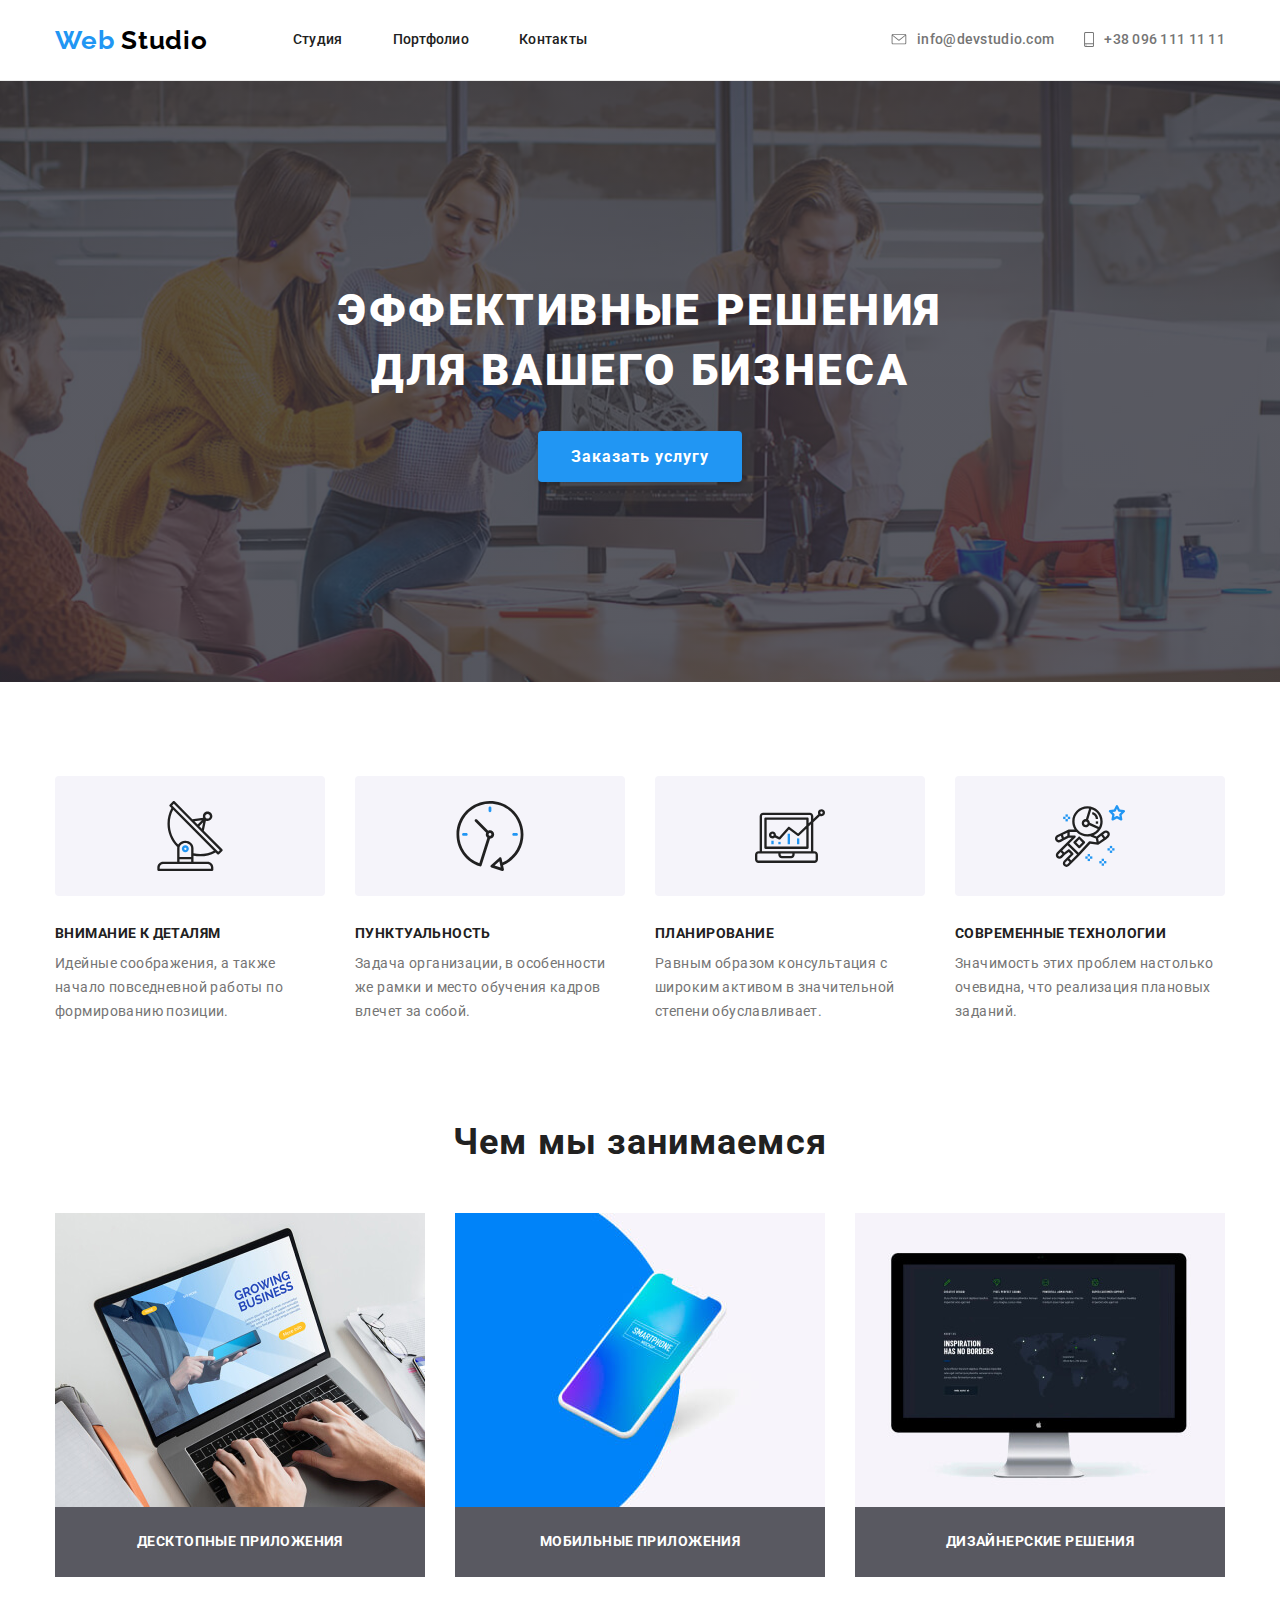
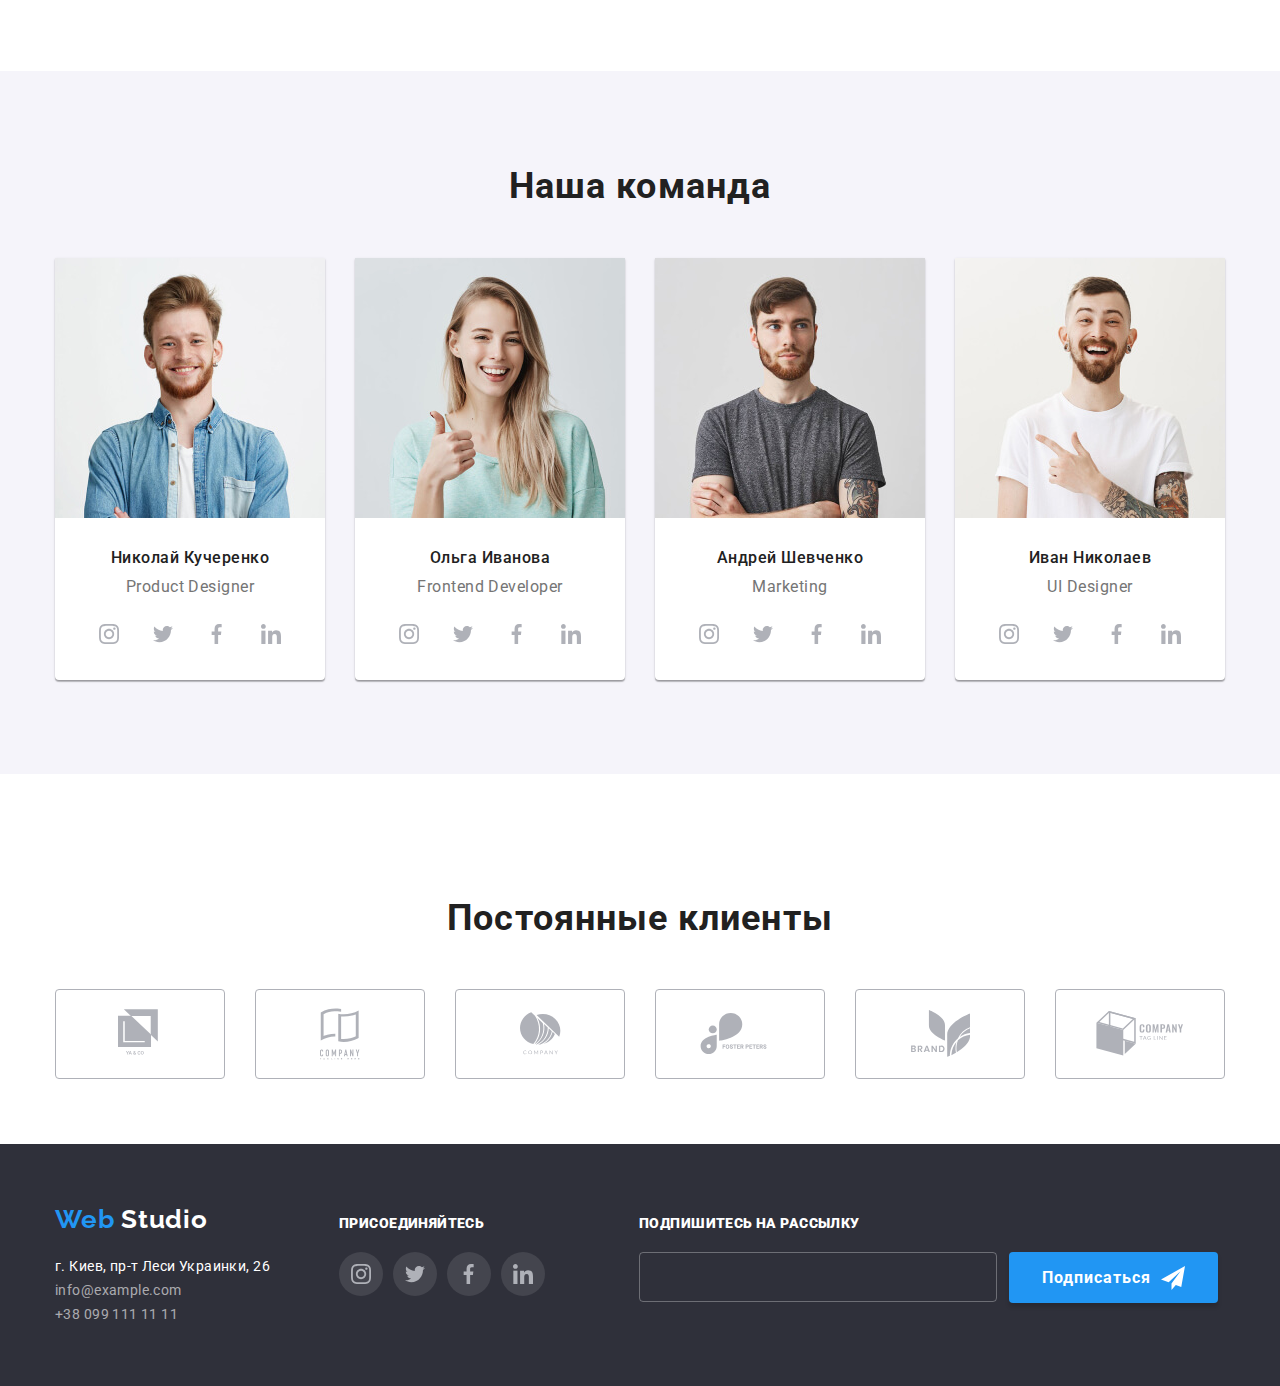
<file: index.html>
<!DOCTYPE html>
<html lang="ru">
<head>
    <meta charset="UTF-8">
    <meta name="viewport" content="width=device-width, initial-scale=1.0">
    <title>Домашнее задание №4</title>
    <link href="https://fonts.googleapis.com/css2?family=Raleway:wght@700&family=Roboto:wght@400;500;700;900&display=swap" rel="stylesheet">
    <link rel="stylesheet" href="./css/normalize.css">
    <link rel="stylesheet" href="./css/styles.css">
</head>
<body>

    <!-- Шапка сайта -->
    
    <header class="header">
        <div class="container">
            <nav class="navigation">
                <a class="logotype link" href="./index.html" aria-label="Логотип" lang="en">
                    <span class="part">Web </span>Studio
                </a>
                <ul class="menu list">
                    <li class="menu-list">
                        <a class="menu-list-page link current" href="./index.html">Студия</a>
                    </li>
                    <li class="menu-list">
                        <a class="menu-list-page link" href="./portfolio.html">Портфолио</a>
                    </li>
                    <li class="menu-list">
                        <a class="menu-list-page link" href="">Контакты</a>
                    </li>
                </ul>
            </nav>
    
            <address class="contacts">
                <a class="contacts-link link" href="mailto:info@devstudio.com">
                    <svg class="contacts-link-svg" width="16" height="11">
                        <use href="./images/sprite.svg#icon-envelope"></use>
                    </svg>info@devstudio.com
                </a>

                <a class="contacts-link link" href="tel:+380961111111">
                    <svg class="contacts-link-svg" width="10" height="15">
                        <use href="./images/sprite.svg#icon-smartphone"></use>
                    </svg>+38 096 111 11 11
                </a>
            </address>
        </div>
    </header>

    <main>

    <!-- Главная секция -->
        <section class="main-section">
            <div class="container">
                <h1 class="main-title">Эффективные решения <br />
                    для вашего бизнеса</h1>
               <button class="modal-btn" type="button">Заказать услугу</button>
            </div>
        </section>

    <!-- Описание преимуществ -->

        <section class="advantages">
            <div class="container">
                <h2 class="advantages-title title" hidden>Преимущества работы с нами</h2>
            <ul class="advantages-list list">
                <li class="advantages-list-item">
                    <div class="advantages-list-box">
                        <svg class="advantages-list-svg" width="70" height="70">
                            <use href="./images/sprite.svg#icon-antenna-1"></use>
                        </svg>
                    </div>
                    <h3 class="subtitle">внимание к деталям</h3>
                    <p class="advantages-list-description">Идейные соображения, а также начало повседневной работы по формированию позиции.</p>
                </li>
                <li class="advantages-list-item">
                    <div class="advantages-list-box">
                        <svg class="advantages-list-svg" width="70" height="70">
                            <use href="./images/sprite.svg#icon-clock-2"></use>
                        </svg>
                    </div>
                    <h3 class="subtitle">пунктуальность</h3>
                    <p class="advantages-list-description">Задача организации, в особенности же рамки и место обучения кадров влечет за собой.</p>
                </li>
                <li class="advantages-list-item">
                    <div class="advantages-list-box">
                        <svg class="advantages-list-svg" width="70" height="70">
                            <use href="./images/sprite.svg#icon-diagram-3"></use>
                        </svg>
                    </div>
                    <h3 class="subtitle">планирование</h3>
                    <p class="advantages-list-description">Равным образом консультация с широким активом в значительной степени обуславливает.</p>
                </li>
                <li class="advantages-list-item">
                    <div class="advantages-list-box">
                        <svg class="advantages-list-svg" width="70" height="70">
                            <use href="./images/sprite.svg#icon-astronaut-4"></use>
                        </svg>
                    </div>
                    <h3 class="subtitle">современные технологии</h3>
                    <p class="advantages-list-description">Значимость этих проблем настолько очевидна, что реализация плановых заданий.</p>
                </li>
            </ul>
            </div>
        </section>

        <!-- Чем мы занимаемся -->

        <section class="doing">
            <div class="container">
                <h2 class="doing-title title">Чем мы занимаемся</h2>
                <ul class="doing-list list">
                    <li class="doing-list-item">
                        <img class="doing-list-img" src="./images/wedo/wedo1.jpg" alt="Ноутбук с открытым приложением" width="370" height="294">
                        <p class="subtitle">десктопные приложения</p>
                    </li>
                    <li class="doing-list-item">
                        <img class="doing-list-img" src="./images/wedo/wedo2.jpg" alt="Телефон" width="370" height="294">
                        <p class="subtitle">мобильные приложения</p>
                    </li>
                    <li class="doing-list-item">
                        <img class="doing-list-img" src="./images/wedo/wedo3.jpg" alt="Компьютер с разработанным дизайно" width="370" height="294">
                        <p class="subtitle">дизайнерские решения</p>
                    </li>
                </ul>
            </div>
        </section>

        <!-- Наша командв -->

        <section class="team">
            <div class="container">
                <h2 class="team-title title">Наша команда</h2>
            <ul class="team-list list">
                <li class="team-title-item">
                    <img class="team-member-photo" src="./images/team/team1.jpg" alt="Член команды 1" width="270" height="260">
                    <h3 class="team-member-name">Николай Кучеренко</h3>
                    <p class="team-member-position" lang="en">Product Designer</p>
                    <ul class="social-icons-list list">
                        <li class="social-icons-item">
                            <a class="social-icons-link link" href="" aria-label="иконка-соцсети-1" lang="en">
                                <svg class="social-icons-svg" width="20" height="20">
                                    <use href="./images/sprite.svg#icon-instagram"></use>
                                </svg>
                            </a>
                        </li>
                        <li class="social-icons-item">
                            <a class="social-icons-link link" href="" aria-label="иконка-соцсети-2" lang="en">
                                <svg class="social-icons-svg" width="20" height="20">
                                    <use href="./images/sprite.svg#icon-twiter"></use>
                                </svg>
                            </a>
                        </li>
                        <li class="social-icons-item">
                            <a class="social-icons-link link" href="" aria-label="иконка-соцсети-3" lang="en">
                                <svg class="social-icons-svg" width="20" height="20">
                                    <use href="./images/sprite.svg#icon-facebook"></use>
                                </svg>
                            </a>
                        </li>
                        <li class="social-icons-item">
                            <a class="social-icons-link link" href="" aria-label="иконка-соцсети-4" lang="en">
                                <svg class="social-icons-svg" width="20" height="20">
                                    <use href="./images/sprite.svg#icon-linkedin"></use>
                                </svg>
                            </a>
                        </li>
                    </ul>
                </li>
                <li class="team-title-item">
                    <img class="team-member-photo" src="./images/team/team2.jpg" alt="Член команды 2" width="270" height="260">
                    <h3 class="team-member-name">Ольга Иванова</h3>
                    <p class="team-member-position" lang="en">Frontend Developer</p>
                    <ul class="social-icons-list list">
                        <li class="social-icons-item"> 
                            <a class="social-icons-link link" href="" aria-label="иконка-соцсети-1" lang="en">
                                <svg class="social-icons-svg" width="20" height="20">
                                    <use href="./images/sprite.svg#icon-instagram"></use>
                                </svg>
                            </a>
                        </li>
                        <li class="social-icons-item">
                            <a class="social-icons-link link" href="" aria-label="иконка-соцсети-2" lang="en">
                                <svg class="social-icons-svg" width="20" height="20">
                                    <use href="./images/sprite.svg#icon-twiter"></use>
                                </svg>
                            </a>
                        </li>
                        <li class="social-icons-item">
                            <a class="social-icons-link link" href="" aria-label="иконка-соцсети-3" lang="en">
                                <svg class="social-icons-svg" width="20" height="20">
                                    <use href="./images/sprite.svg#icon-facebook"></use>
                                </svg>
                            </a>
                        </li>
                        <li class="social-icons-item">
                            <a class="social-icons-link link" href="" aria-label="иконка-соцсети-4" lang="en">
                                <svg class="social-icons-svg" width="20" height="20">
                                    <use href="./images/sprite.svg#icon-linkedin"></use>
                                </svg>
                            </a>
                        </li>
                    </ul>
                </li>
                <li class="team-title-item">
                    <img class="team-member-photo" src="./images/team/team3.jpg" alt="Член команды 3" width="270" height="260">
                    <h3 class="team-member-name">Андрей Шевченко</h3>
                    <p class="team-member-position" lang="en">Marketing</p>
                    <ul class="social-icons-list list">
                        <li class="social-icons-item">
                            <a class="social-icons-link link" href="" aria-label="иконка-соцсети-1" lang="en">
                                <svg class="social-icons-svg" width="20" height="20">
                                    <use href="./images/sprite.svg#icon-instagram"></use>
                                </svg>
                            </a>
                        </li>
                        <li class="social-icons-item">
                            <a class="social-icons-link link" href="" aria-label="иконка-соцсети-2" lang="en">
                                <svg class="social-icons-svg" width="20" height="20">
                                    <use href="./images/sprite.svg#icon-twiter"></use>
                                </svg>
                            </a>
                        </li>
                        <li class="social-icons-item">
                            <a class="social-icons-link link" href="" aria-label="иконка-соцсети-3" lang="en">
                                <svg class="social-icons-svg" width="20" height="20">
                                    <use href="./images/sprite.svg#icon-facebook"></use>
                                </svg>
                            </a>
                        </li>
                        <li class="social-icons-item">
                            <a class="social-icons-link link" href="" aria-label="иконка-соцсети-4" lang="en">
                                <svg class="social-icons-svg" width="20" height="20">
                                    <use href="./images/sprite.svg#icon-linkedin"></use>
                                </svg>
                            </a>
                        </li>
                    </ul>
                </li>
                <li class="team-title-item">
                    <img class="team-member-photo" src="./images/team/team4.jpg" alt="Член команды 4" width="270" height="260">
                    <h3 class="team-member-name">Иван Николаев</h3>
                    <p class="team-member-position" lang="en">UI Designer</p>
                    <ul class="social-icons-list list">
                        <li class="social-icons-item">
                            <a class="social-icons-link link" href="" aria-label="иконка-соцсети-1" lang="en">
                                <svg class="social-icons-svg" width="20" height="20">
                                    <use href="./images/sprite.svg#icon-instagram"></use>
                                </svg>
                            </a>
                        </li>
                        <li class="social-icons-item">
                            <a class="social-icons-link link" href="" aria-label="иконка-соцсети-2" lang="en">
                                <svg class="social-icons-svg" width="20" height="20">
                                    <use href="./images/sprite.svg#icon-twiter"></use>
                                </svg>
                            </a>
                        </li>
                        <li class="social-icons-item">
                            <a class="social-icons-link link" href="" aria-label="иконка-соцсети-3" lang="en">
                                <svg class="social-icons-svg" width="20" height="20">
                                    <use href="./images/sprite.svg#icon-facebook"></use>
                                </svg>
                            </a>
                        </li>
                        <li class="social-icons-item">
                            <a class="social-icons-link link" href="" aria-label="иконка-соцсети-4" lang="en">
                                <svg class="social-icons-svg" width="20" height="20">
                                    <use href="./images/sprite.svg#icon-linkedin"></use>
                                </svg>
                            </a>
                        </li>
                    </ul>
                </li>
            </ul>
            </div>
            
        </section>

        <!-- Постоянные клиенты -->

        <section class="clients">
            <div class="container">
                <h2 class="clients-title title">Постоянные клиенты</h2>
            <ul class="clients-list list">
                <li class="clients-list-item">
                    <a class="clients-list-link link" href="" aria-label="Логотип-компания-1">
                        <svg class="clients-list-svg" width="44" height="49">
                            <use href="./images/sprite.svg#icon-logo-1"></use>
                        </svg>
                    </a>
                </li>
                <li class="clients-list-item">
                    <a class="clients-list-link link" href="" aria-label="Логотип-компания-2">
                        <svg class="clients-list-svg" width="40" height="52">
                            <use href="./images/sprite.svg#icon-logo-2"></use>
                        </svg>
                    </a>
                </li>
                <li class="clients-list-item">
                    <a class="clients-list-link link" href="" aria-label="Логотип-компания-3">
                        <svg class="clients-list-svg" width="41" height="43">
                            <use href="./images/sprite.svg#icon-logo-3"></use>
                        </svg>
                    </a>
                </li>
                <li class="clients-list-item">
                    <a class="clients-list-link link" href="" aria-label="Логотип-компания-4">
                        <svg class="clients-list-svg" width="80" height="42">
                            <use href="./images/sprite.svg#icon-logo-4"></use>
                        </svg>
                    </a>
                </li>
                <li class="clients-list-item">
                    <a class="clients-list-link link" href="" aria-label="Логотип-компания-5">
                        <svg class="clients-list-svg" width="59" height="47">
                            <use href="./images/sprite.svg#icon-logo-5"></use>
                        </svg>
                    </a>
                </li>
                <li class="clients-list-item">
                    <a class="clients-list-link link" href="" aria-label="Логотип-компания-6">
                        <svg class="clients-list-svg" width="88" height="45">
                            <use href="./images/sprite.svg#icon-logo-6"></use>
                        </svg>
                    </a>
                </li>
            </ul>
            </div>
        </section>

    </main>

        <!-- Контакты -->
    <footer class="footer-site">

        <div class="container">
            <div class="contacts-footer">
                <a class="logotype link" href="./index.html" aria-label="Логотип" lang="en">
                    <span class="part">Web </span>Studio
                </a>
                
                <address class="address-footer">
                    г. Киев, пр-т Леси Украинки, 26
                </address>
                <address class="address-footer">
                    <a class="footer-link link" href="mailto:info@example.com">info@example.com</a>
                    <a class="footer-link link" href="tel:+380991111111">+38 099 111 11 11</a>
                </address>
            </div>
                
            <div class="social-footer">
                <p class="subtitle"><b>присоединяйтесь</b></p>
                <ul class="social-list list">
                    <li class="social-list-item">
                        <a class="social-icons-link link" href="" aria-label="иконка-соцсети-1" lang="en">
                            <svg class="social-icons-svg" width="20" height="20">
                                <use href="./images/sprite.svg#icon-instagram"></use>
                            </svg>
                        </a>
                    </li>
                    <li class="social-icons-item">
                        <a class="social-icons-link link" href="" aria-label="иконка-соцсети-2" lang="en">
                            <svg class="social-icons-svg" width="20" height="20">
                                <use href="./images/sprite.svg#icon-twiter"></use>
                            </svg>
                        </a>
                    </li>
                    <li class="social-icons-item">
                        <a class="social-icons-link link" href="" aria-label="иконка-соцсети-3" lang="en">
                            <svg class="social-icons-svg" width="20" height="20">
                                <use href="./images/sprite.svg#icon-facebook"></use>
                            </svg>
                        </a>
                    </li>
                    <li class="social-icons-item">
                        <a class="social-icons-link link" href="" aria-label="иконка-соцсети-4" lang="en">
                            <svg class="social-icons-svg" width="20" height="20">
                                <use href="./images/sprite.svg#icon-linkedin"></use>
                            </svg>
                        </a>
                    </li>
                </ul>
            </div>

            <div class="mailing-footer">
                <p class="subtitle"><b>подпишитесь на рассылку</b></p>
                <ul class="mailing-footer-list list">
                    <li class="mailing-footer-item">
                        <div class="mailing-footer-box"></div>
                    </li>
                    <li class="mailing-footer-item">
                        <button class="modal-btn" type="button">Подписаться
                            <svg class="send-icon" width="24" height="24">
                                <use href="./images/sprite.svg#icon-send"></use>
                            </svg>
                        </button>
                    </li>
                </ul>

            </div>

        </div>

    </footer>
    
</body>
</html>
</file>
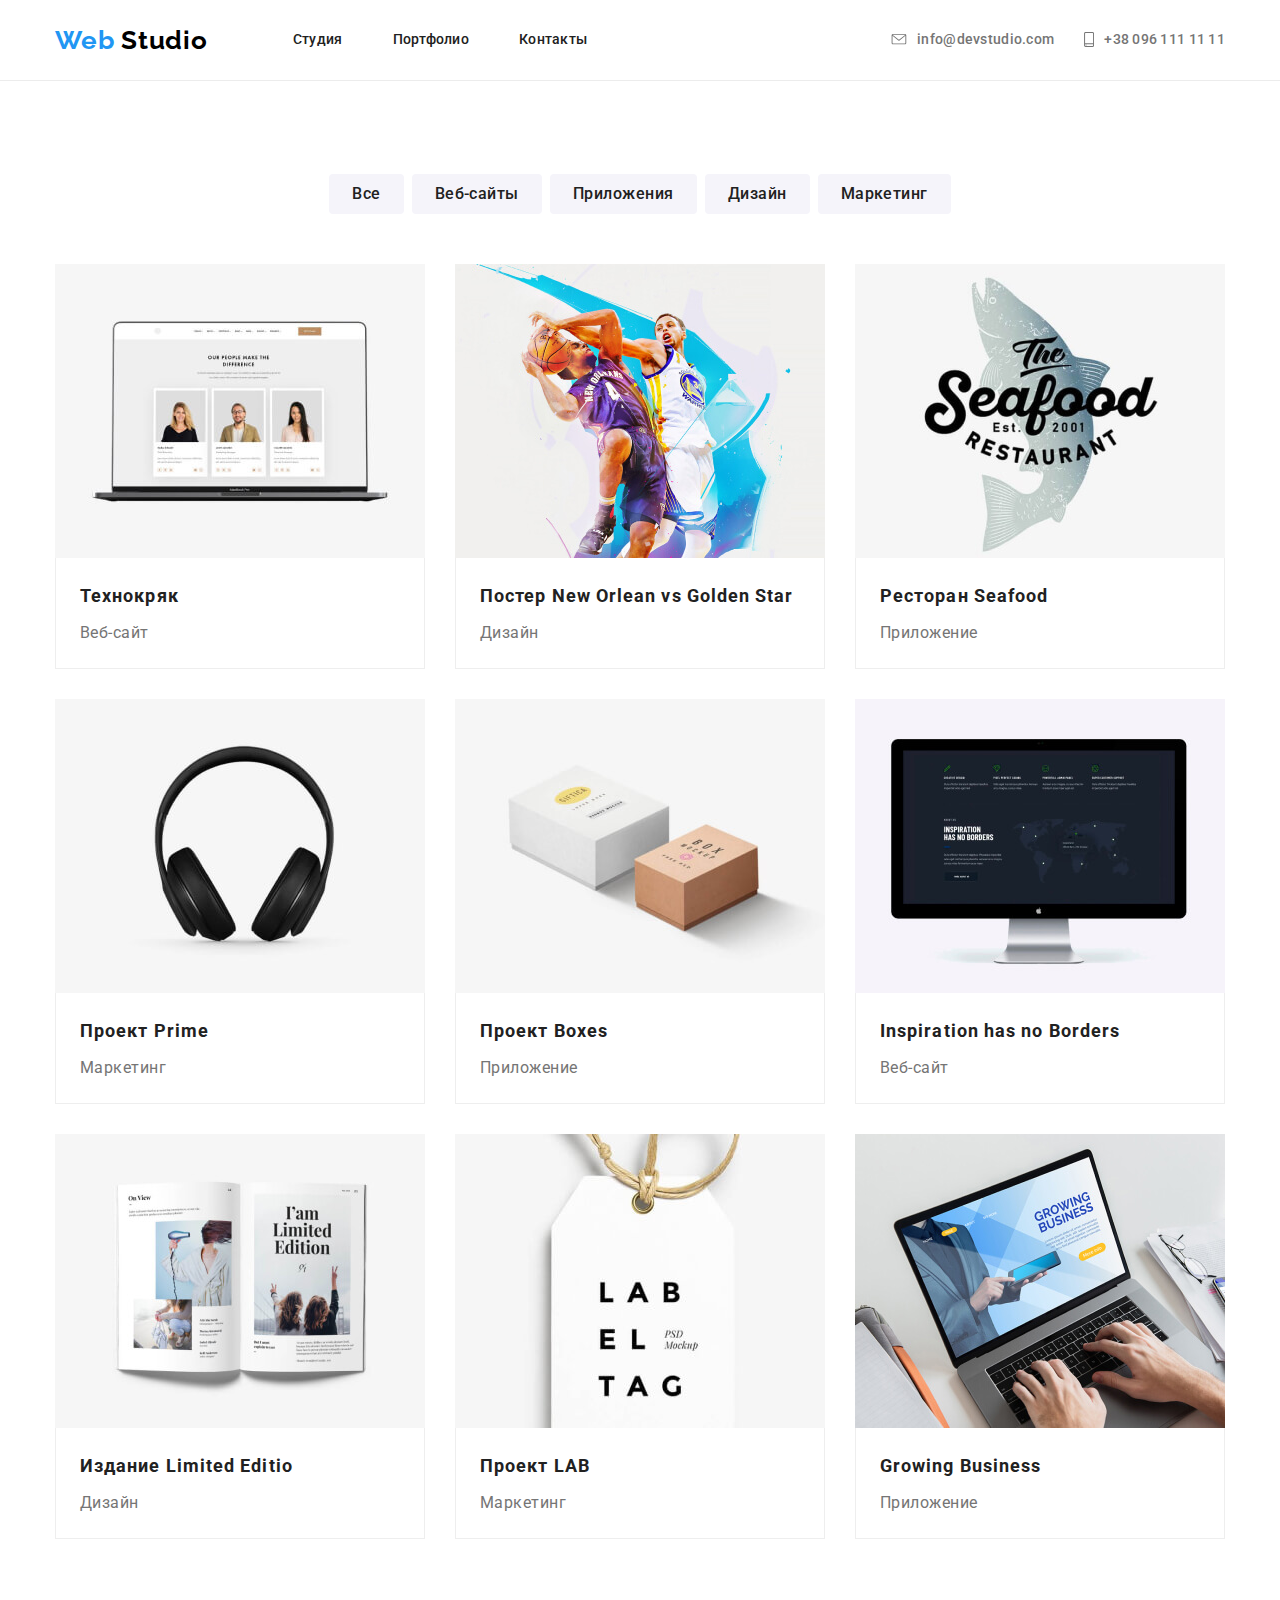
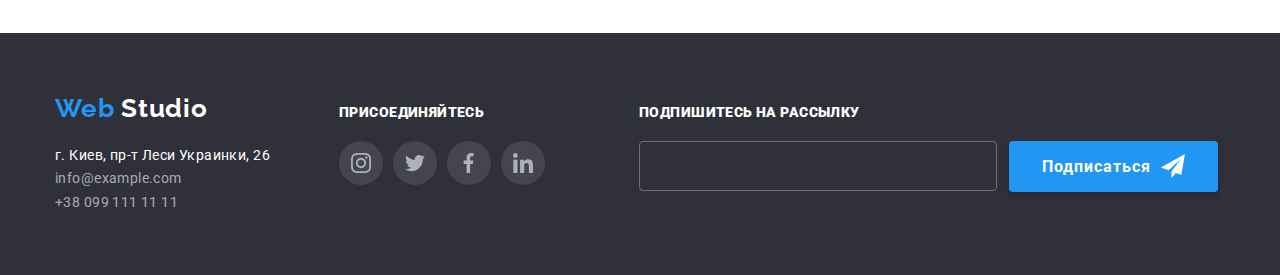
<file: portfolio.html>
<!DOCTYPE html>
<html lang="ru">
<head>
    <meta charset="UTF-8">
    <meta name="viewport" content="width=device-width, initial-scale=1.0">
    <title>Домашнее задание №4</title>
    <link href="https://fonts.googleapis.com/css2?family=Raleway:wght@700&family=Roboto:wght@400;500;700;900&display=swap" rel="stylesheet">
    <link rel="stylesheet" href="./css/normalize.css">
    <link rel="stylesheet" href="./css/styles.css">
</head>
<body>

    <!-- Шапка сайта -->

   
    <header class="header">
        <div class="container">
            <nav class="navigation">
                <a class="logotype link" href="./index.html" aria-label="Логотип" lang="en">
                    <span class="part">Web </span>Studio
                </a>
                <ul class="menu list">
                    <li class="menu-list">
                        <a class="menu-list-page link" href="./index.html">Студия</a>
                    </li>
                    <li class="menu-list">
                        <a class="menu-list-page link current" href="./portfolio.html">Портфолио</a>
                    </li>
                    <li class="menu-list">
                        <a class="menu-list-page link" href="">Контакты</a>
                    </li>
                </ul>
            </nav>
    
            <address class="contacts">
                <a class="contacts-link link" href="mailto:info@devstudio.com">
                    <svg class="contacts-link-svg" width="16" height="11">
                        <use href="./images/sprite.svg#icon-envelope"></use>
                    </svg>info@devstudio.com
                </a>

                <a class="contacts-link link" href="tel:+380961111111">
                    <svg class="contacts-link-svg" width="10" height="15">
                        <use href="./images/sprite.svg#icon-smartphone"></use>
                    </svg>+38 096 111 11 11
                </a>
            </address>
        </div>
    </header>

    <main>

    <!-- Портфолио -->
   <section class="filter">
       <div class="container">
        <h1 class="filter-title title" hidden>Перечень проектов</h1>

        <ul class="filter-list list">
            <li class="filter-list-item">
                <button class="filter-modal-btn" type="button">Все</button>
             </li>
            <li class="filter-list-item">
                <button class="filter-modal-btn" type="button">Веб-сайты</button>
             </li>
            <li class="filter-list-item">
                <button class="filter-modal-btn" type="button">Приложения</button>
             </li>
            <li class="filter-list-item">
                <button class="filter-modal-btn" type="button">Дизайн</button>
             </li>
            <li class="filter-list-item">
                <button class="filter-modal-btn" type="button">Маркетинг</button>
             </li>
        </ul>
       </div>
    </section>

    <section class="exampls-work">
        <div class="container">
            <ul class="exampls-work-list list">
                <li class="exampls-work-list-item">
                    <a class="exampls-work-list-link link" href="">
                        <img class="exampls-work-img" src="./images/portfolio/project-1.jpg" alt="компьютер" width="370" height="294">
                        <div class="exampls-work-box">
                            <h2 class="exampls-work-title">Технокряк</h2>
                            <p class="exampls-work-product">Веб-сайт</p>
                        </div>
                        <!-- <p class="exampls-work-description">Технокряк это современная площадка распространения коронавируса. Компании используют эту платформу для цифрового шпионажа и атак на защищённые сервера конкурентов.</p> -->
                     </a>
                 </li>
                <li class="exampls-work-list-item">
                    <a class="exampls-work-list-link link" href="">
                        <img class="exampls-work-img" src="./images/portfolio/project-2.jpg" alt="баскетболисты" width="370" height="294">
                        <div class="exampls-work-box">
                            <h2 class="exampls-work-title">Постер <span lang="en">New Orlean vs Golden Star</span></h2>
                            <p class="exampls-work-product">Дизайн</p>
                        </div>
                    </a>
                 </li>
                <li class="exampls-work-list-item">
                    <a class="exampls-work-list-link link" href="">
                        <img class="exampls-work-img" src="./images/portfolio/project-3.jpg" alt="логотип компании сиафуд" width="370" height="294">
                        <div class="exampls-work-box">
                            <h2 class="exampls-work-title">Ресторан <span lang="en">Seafood</span></h2>
                            <p class="exampls-work-product">Приложение</p>
                        </div>
                     </a>
                 </li>
                <li class="exampls-work-list-item">
                    <a class="exampls-work-list-link link" href="">
                        <img class="exampls-work-img" src="./images/portfolio/project-4.jpg" alt="наушники" width="370" height="294">
                        <div class="exampls-work-box">
                            <h2 class="exampls-work-title">Проект <span lang="en">Prime</span></h2>
                            <p class="exampls-work-product">Маркетинг</p>
                        </div>
                    </a>
                 </li>
                <li class="exampls-work-list-item">
                    <a class="exampls-work-list-link link" href="">
                        <img class="exampls-work-img" src="./images/portfolio/project-5.jpg" alt="две коробки" width="370" height="294">
                        <div class="exampls-work-box">
                            <h2 class="exampls-work-title">Проект <span lang="en">Boxes</span></h2>
                            <p class="exampls-work-product">Приложение</p>
                        </div>
                    </a>
                 </li>
                <li class="exampls-work-list-item">
                    <a class="exampls-work-list-link link" href="">
                        <img class="exampls-work-img" src="./images/portfolio/project-6.jpg" alt="комютер включенный" width="370" height="294">
                        <div class="exampls-work-box">
                            <h2 class="exampls-work-title" lang="en">Inspiration has no Borders</h2>
                            <p class="exampls-work-product">Веб-сайт</p>
                        </div>
                     </a>
                 </li>
                <li class="exampls-work-list-item">
                    <a class="exampls-work-list-link link" href="">
                        <img class="exampls-work-img" src="./images/portfolio/project-7.jpg" alt="рскрытый журнал" width="370" height="294">
                        <div class="exampls-work-box">
                            <h2 class="exampls-work-title">Издание <span lang="en">Limited Editio</span></h2>
                            <p class="exampls-work-product">Дизайн</p>
                        </div>
                    </a>
                 </li>
                <li class="exampls-work-list-item">
                    <a class="exampls-work-list-link link" href="">
                        <img class="exampls-work-img" src="./images/portfolio/project-8.jpg" alt="логотип компании ЛАБ ЭН ТАБ" width="370" height="294">
                        <div class="exampls-work-box">
                            <h2 class="exampls-work-title">Проект <span lang="en">LAB</span></h2>
                            <p class="exampls-work-product">Маркетинг</p>
                        </div>
                        
                     </a>
                 </li>
                <li class="exampls-work-list-item">
                    <a class="exampls-work-list-link link" href="">
                        <img class="exampls-work-img" src="./images/portfolio/project-9.jpg" alt="ноутбук" width="370" height="294">
                        <div class="exampls-work-box">
                            <h2 class="exampls-work-title" lang="en">Growing Business</h2>
                            <p class="exampls-work-product">Приложение</p>
                        </div>
                     </a>
                 </li>  
            </ul>
        </div>

       

   </section>

    </main>

      <!-- Контакты -->
      <footer class="footer-site">

        <div class="container">
            <div class="contacts-footer">
                <a class="logotype link" href="./index.html" aria-label="Логотип" lang="en">
                    <span class="part">Web </span>Studio
                </a>
                
                <address class="address-footer">
                    г. Киев, пр-т Леси Украинки, 26
                </address>
                <address class="address-footer">
                    <a class="footer-link link" href="mailto:info@example.com">info@example.com</a>
                    <a class="footer-link link" href="tel:+380991111111">+38 099 111 11 11</a>
                </address>
            </div>
                
            <div class="social-footer">
                <p class="subtitle"><b>присоединяйтесь</b></p>
                <ul class="social-list list">
                    <li class="social-list-item">
                        <a class="social-icons-link link" href="" aria-label="иконка-соцсети-1" lang="en">
                            <svg class="social-icons-svg" width="20" height="20">
                                <use href="./images/sprite.svg#icon-instagram"></use>
                            </svg>
                        </a>
                    </li>
                    <li class="social-icons-item">
                        <a class="social-icons-link link" href="" aria-label="иконка-соцсети-2" lang="en">
                            <svg class="social-icons-svg" width="20" height="20">
                                <use href="./images/sprite.svg#icon-twiter"></use>
                            </svg>
                        </a>
                    </li>
                    <li class="social-icons-item">
                        <a class="social-icons-link link" href="" aria-label="иконка-соцсети-3" lang="en">
                            <svg class="social-icons-svg" width="20" height="20">
                                <use href="./images/sprite.svg#icon-facebook"></use>
                            </svg>
                        </a>
                    </li>
                    <li class="social-icons-item">
                        <a class="social-icons-link link" href="" aria-label="иконка-соцсети-4" lang="en">
                            <svg class="social-icons-svg" width="20" height="20">
                                <use href="./images/sprite.svg#icon-linkedin"></use>
                            </svg>
                        </a>
                    </li>
                </ul>
            </div>

            <div class="mailing-footer">
                <p class="subtitle"><b>подпишитесь на рассылку</b></p>
                <ul class="mailing-footer-list list">
                    <li class="mailing-footer-item">
                        <div class="mailing-footer-box"></div>
                    </li>
                    <li class="mailing-footer-item">
                        <button class="modal-btn" type="button">Подписаться
                            <svg class="send-icon" width="24" height="24">
                                <use href="./images/sprite.svg#icon-send"></use>
                            </svg>
                        </button>
                    </li>
                </ul>

            </div>

        </div>

    </footer>
       
</body>
</html>
</file>
<file: css/styles.css>
html {
    box-sizing: border-box;
  }
  *,
  *::before,
  *::after {
    box-sizing: inherit;
  }

:root {
    --main-font: 'Roboto', sans-serif;
    --secondary-font: 'Raleway', sans-serif;
    --logo-color-theme-light: #000000;
    --logo-color-theme-dark: #ffffff;
    --main-color-theme-light: #212121;
    --main-color-theme-dark:  #ffffff;
    --secondary-color: #757575;
    --transparent-text: rgba(255, 255, 255, 0.6);
    --accent-color: #2196F3;
    --accent-color-blu-fone:#ffffff;
    --main-backgroud-color: #ffffff;
    --secondary-background-color: #F5F4FA;
    --clients-icon-links: #AFB1B8;
}

body {
    font-family: var(--main-font);
    font-size: 14px;
    background-color: var(--main-backgroud-color);
    color: var(--main-color-theme-light);
}

.link {
    text-decoration: none;
    display: block;
}
    
.list {
    list-style: none;
    padding-left: 0;
}

.header {
border-bottom: 1px solid #ECECEC;;
}

.header .container {
    display: flex;
    align-items: center;
    justify-content: space-between;
}
.container {
    width: 1200px;
    padding-left: 15px;
    padding-right: 15px;
    margin-left: auto;
    margin-right: auto;
}

img {
    display: block;
}

/* Шапка сайта */

.navigation {
    display: flex;
    align-items: center;
}
.logotype {
    font-family: var(--secondary-font);
    font-weight: 700;
    font-size: 26px;
    line-height: 1.19;
    letter-spacing: 0.03em;
    color: var(--logo-color-theme-light);
}

.header .logotype {
    margin-right: 85px;
}

.logotype .part {
    color: var(--accent-color);
}

.menu {
    display: flex;
    padding: 0;
    margin: 0;
}

.menu-list:not(:last-child) {
    margin-right: 50px;
}
    
.menu-list-page,
.contacts-link {
    font-weight: 500;
    font-size: 14px;
    line-height: 1.14;
    letter-spacing: 0.02em;
    color: var(--main-color-theme-light);
    padding-top: 32px;
    padding-bottom: 32px;
}

.menu-list-page:hover,
.menu-list-page:focus,
.contacts-link:hover,
.contacts-link:focus,
.address-footer .footer-link:hover,
.address-footer .footer-link:focus {
    color: var(--accent-color);
}

.contacts {
    display: flex;
}

.contacts-link {
    font-style: normal;
    color: var(--secondary-color);

    display: flex;
    justify-content: center;
    align-items: center;
}

.contacts .contacts-link:not(:last-child) {
    margin-right: 30px;
}

.contacts-link-svg {
    fill: var(--secondary-color);
    margin-right: 10px;
}

.contacts-link:hover .contacts-link-svg,
.contacts-link:focus .contacts-link-svg {
    fill: var(--accent-color);
}

/* Главная секция */

.main-section {
    padding-top: 200px;
    padding-bottom: 200px;
    
    background-image: linear-gradient(to bottom, 
    rgba(47, 48, 58, 0.8),
    rgba(47, 48, 58, 0.8)),
    url(../images/hero/bg.jpg);
    background-repeat: no-repeat;
    background-position: center;
    background-size: cover;
}

.main-title {
    font-weight: 900;
    font-size: 44px;
    line-height: 1.36;
    letter-spacing: 0.06em;
    text-align: center;
    text-transform: uppercase;
    color: var(--main-color-theme-dark);
    margin-top: 0;
    margin-bottom: 30px;
}

.modal-btn {
    background-color: var(--accent-color);
    font-weight: 700;
    font-size: 16px;
    line-height: 1.86;
    letter-spacing: 0.06em;
    color: var(--accent-color-blu-fone);
    box-shadow: 0px 4px 4px rgba(0, 0, 0, 0.15);
    border-radius: 4px;
    
    padding-top: 10px;
    padding-right: 32px;
    padding-bottom: 10px;
    padding-left: 32px;
    display: block;
    margin: 0 auto;

    border: 1px solid transparent;
    border-radius: 4px;
}

/* Мейн блок */

.advantages {
    padding-top: 94px;
    padding-bottom: 94px;
}

.title {
    font-weight:700;
    font-size: 36px;
    line-height: 1.17;
    letter-spacing: 0.03em;
    text-align: center;
    color: var(--main-color-theme-light);
    margin-top: 0;
    margin-bottom: 50px;
}

.subtitle {
    font-weight: 700;
    font-size: 14px;
    line-height: 1.14;
    letter-spacing: 0.03em;
    text-transform: uppercase;
    color: var(--main-color-theme-light);
}

.advantages-list-item .subtitle,
.team-member-name {
    margin-top: 0;
    margin-bottom: 10px;
}

.advantages-list {
    display: flex;
    margin: 0;
    padding: 0;
    }

.advantages-list-item {
    width: 270px;
    height: 251px;
}

.advantages-list-item:not(:last-child) {
    margin-right: 30px;
}

.advantages-list-box {
    margin-bottom: 30px;
    padding-top: 25px;
    padding-bottom: 25px;

    background-color: #F5F4FA;
    border-radius: 4px;

    display: flex;
    justify-content: center;
}

.advantages-list-svg {
    --color1: var(--main-color-theme-light);
    --color2: var(--accent-color);
}


.advantages-list-description {
    font-weight: 400;
    font-size: 14px;
    line-height: 1.71;
    letter-spacing: 0.03em;
    color: var(--secondary-color);
    margin-top: 0;
    margin-bottom: 0;
}

.doing {
    padding-bottom: 94px;
}

.doing .subtitle {
    color: var(--main-color-theme-dark);
    background-color: rgba(47, 48, 58, 0.8);
    text-align: center;
    padding-top: 27px;
    padding-right: 82px;
    padding-bottom: 27px;
    padding-left: 82px;
    margin-top: 0;
    margin-bottom: 0;
}

.doing-list {
    display: flex;
    margin-top: 0;
    margin-bottom: 0;
}

.doing-list-item:not(:last-child) {
    margin-right: 30px;
}

.team {
    background-color: var(--secondary-background-color);
    padding-top: 94px;
    padding-bottom: 94px;
}

.team-list {
    display: flex;
    margin-top: 0;
    margin-bottom: 0;
}

.team-title-item {
    background-color: var(--main-backgroud-color);
    border-radius: 0px 0px 4px 4px;
    box-shadow: 0px 1px 3px rgba(0, 0, 0, 0.12), 0px 1px 1px rgba(0, 0, 0, 0.14), 0px 2px 1px rgba(0, 0, 0, 0.2);
}
.team-title-item:not(:last-child) {
    margin-right: 30px;
}

.team-member-photo {
    margin-bottom: 30px;
}

.team-member-name,
.team-member-position {
    font-weight: 500;
    font-size: 16px;
    line-height: 1.19;
    text-align: center;
    letter-spacing: 0.03em;
    color: var(--main-color-theme-light);
}

.team-member-position {
    font-weight: 400;
    color: var(--secondary-color);
    margin-top: 0;
    margin-bottom: 16px;
}

.social-icons-list {
    display: flex;
    justify-content: center;
}

.social-icons-item:not(:last-child) {
    margin-right: 10px;
    padding-bottom: 24px;
}

.social-icons-link {
    color: var(--clients-icon-links);

    display: flex;
    width: 44px;
    height: 44px;
    border-radius: 50%;
    justify-content: center;
    align-items: center;
    fill: var(--clients-icon-links);
}

.social-icons-link:hover,
.social-icons-link:focus,
.social-footer .social-icons-link:hover,
.social-footer .social-icons-link:focus {
    background-color: var(--accent-color);
}   

.social-icons-link:hover .social-icons-svg,
.social-icons-link:focus .social-icons-svg,
.social-footer .social-icons-link:hover .social-icons-svg,
.social-footer .social-icons-link:focus .social-icons-svg {
    fill: var(--accent-color-blu-fone);
}

.clients {
    padding-top: 123px;
    padding-bottom: 65px;
}

.clients-list {
    display: flex;
    margin-top: 0;
    margin-bottom: 0;
}

.clients-list-item,
.clients-list-link {
    display: flex;
    justify-content: center;
    align-items: center;
}

.clients-list-link {
    width: 170px;
    height: 90px;
    border: 1px solid var(--clients-icon-links);
    border-radius: 4px;
}

.clients-list-link {
    fill: var(--clients-icon-links);
}

.clients-list-item:not(:last-child) {
    margin-right: 30px;
}

.clients-list-link:hover,
.clients-list-link:focus {
    fill:  var(--accent-color);
    border-color: var(--accent-color);
}

/* Футер */

.contacts-footer .logotype {
    color: var(--logo-color-theme-dark);
}

.footer-site {
    display: flex;
    padding-top: 60px;
    padding-bottom: 60px;
    background-color: #2F303A;
}

.footer-site .container {
    display: flex;
    align-items: baseline;
}

.footer-site .logotype {
    margin-bottom: 20px;
}

.contacts-footer {
    margin-right: 69px;
}

.address-footer {
    font-weight: 400;
    font-size: 14px;
    font-style: normal;
    line-height: 1.71;
    letter-spacing: 0.03em;
    color: var(--main-color-theme-dark);
}

.address-footer .footer-link {
    color: var(--transparent-text);
}

.social-footer .subtitle, 
.mailing-footer .subtitle {
    color: var(--main-color-theme-dark);
}

.social-footer .social-icons-link {
    color: var(--accent-color-blu-fone);
}

.social-list {
    display: flex;
    margin-top: 0;
    margin-bottom: 0;
}

.social-list-item:not(:last-child) {
    margin-right: 10px;
}

.social-footer .subtitle,
.mailing-footer .subtitle {
    margin-top: 0;
    margin-bottom: 20px;
}

.social-footer .social-icons-link {
    background-color: rgba(255, 255, 255, 0.1);
}

.social-footer {
    margin-right: 94px;
}

.mailing-footer-list {
    display: flex;
    margin-top: 0px;
    margin-bottom: 0px;
}

.mailing-footer-box {
    width: 358px;
    height: 50px;
    border: 1px solid rgba(255, 255, 255, 0.3);
    border-radius: 4px;
    margin-right: 12px;
}

.mailing-footer-item {
    fill: var(--accent-color-blu-fone);
}

.mailing-footer-item .modal-btn {
    display: flex;
    justify-content: center;
    align-items: center;
}

.send-icon {
    margin-left: 10px;
}

/* Портфолио */

.filter {
    padding-top: 93px;
    padding-bottom: 50px;
}

.filter .filter-title {
    margin-bottom: 0;
}

.filter-list {
    display: flex;
    justify-content: center;
    margin-top: 0;
    margin-bottom: 0px;
}

.filter-list-item:not(:last-child) {
    margin-right: 8px;
}

.filter-modal-btn {
    background-color: #F5F4FA;
    font-weight: 500;
    font-size: 16px;
    line-height: 1.62;
    text-align: center;
    letter-spacing: 0.03em;
    color: var(--main-color-theme-light);

    padding-top: 6px;
    padding-right: 22px;
    padding-bottom: 6px;
    padding-left: 22px;
    display: block;

    border: 1px solid transparent;
    border-radius: 4px;
}

.filter-modal-btn:hover,
.filter-modal-btn:focus {
    background-color: var(--accent-color);
    color: var(--accent-color-blu-fone);
    box-shadow: 0px 3px 1px rgba(0, 0, 0, 0.1), 0px 1px 2px rgba(0, 0, 0, 0.08), 0px 2px 2px rgba(0, 0, 0, 0.12);
}

.exampls-work {
    padding-bottom: 94px;
}

.exampls-work-title {
    font-weight: 700;
    font-size: 18px;
    line-height: 2.0;
    letter-spacing: 0.06em;
    color: var(--main-color-theme-light);
}

.exampls-work-product,
.exampls-work-description {
    font-weight: 400;
    font-size: 16px;
    line-height: 1.87;
    letter-spacing: 0.03em;
    color: var(--secondary-color);

    margin-top: 0;
    margin-bottom: 0;
}

.exampls-work-description {
    font-size: 18px;
    line-height: 1,56;
    color: var(--accent-color-blu-fone);
    background-color: var(--accent-color);
}

.exampls-work-list {
    display: flex;
    flex-wrap: wrap;
    margin-top: 0;
    margin-bottom: 0;
}

.exampls-work-list-item:not(:nth-child(3n)) {
    margin-right: 30px;
}

.exampls-work-list-item:not(:nth-last-child(-n+3)) {
    margin-bottom: 30px;
}

.exampls-work-list-item:hover,
.exampls-work-list-item:focus {
    box-shadow: 0px 1px 1px rgba(0, 0, 0, 0.12), 0px 4px 4px rgba(0, 0, 0, 0.06), 1px 4px 6px rgba(0, 0, 0, 0.16);
}

.exampls-work-box {
    padding-top: 20px;
    padding-left: 24px;
    padding-bottom: 20px;
    padding-right: 24px;

    border-right: 1px solid #eeeeee;
    border-left: 1px solid #eeeeee;
    border-bottom: 1px solid #eeeeee;
}

.exampls-work-title {
    margin-top: 0;
    margin-bottom: 4px;
}
</file>
